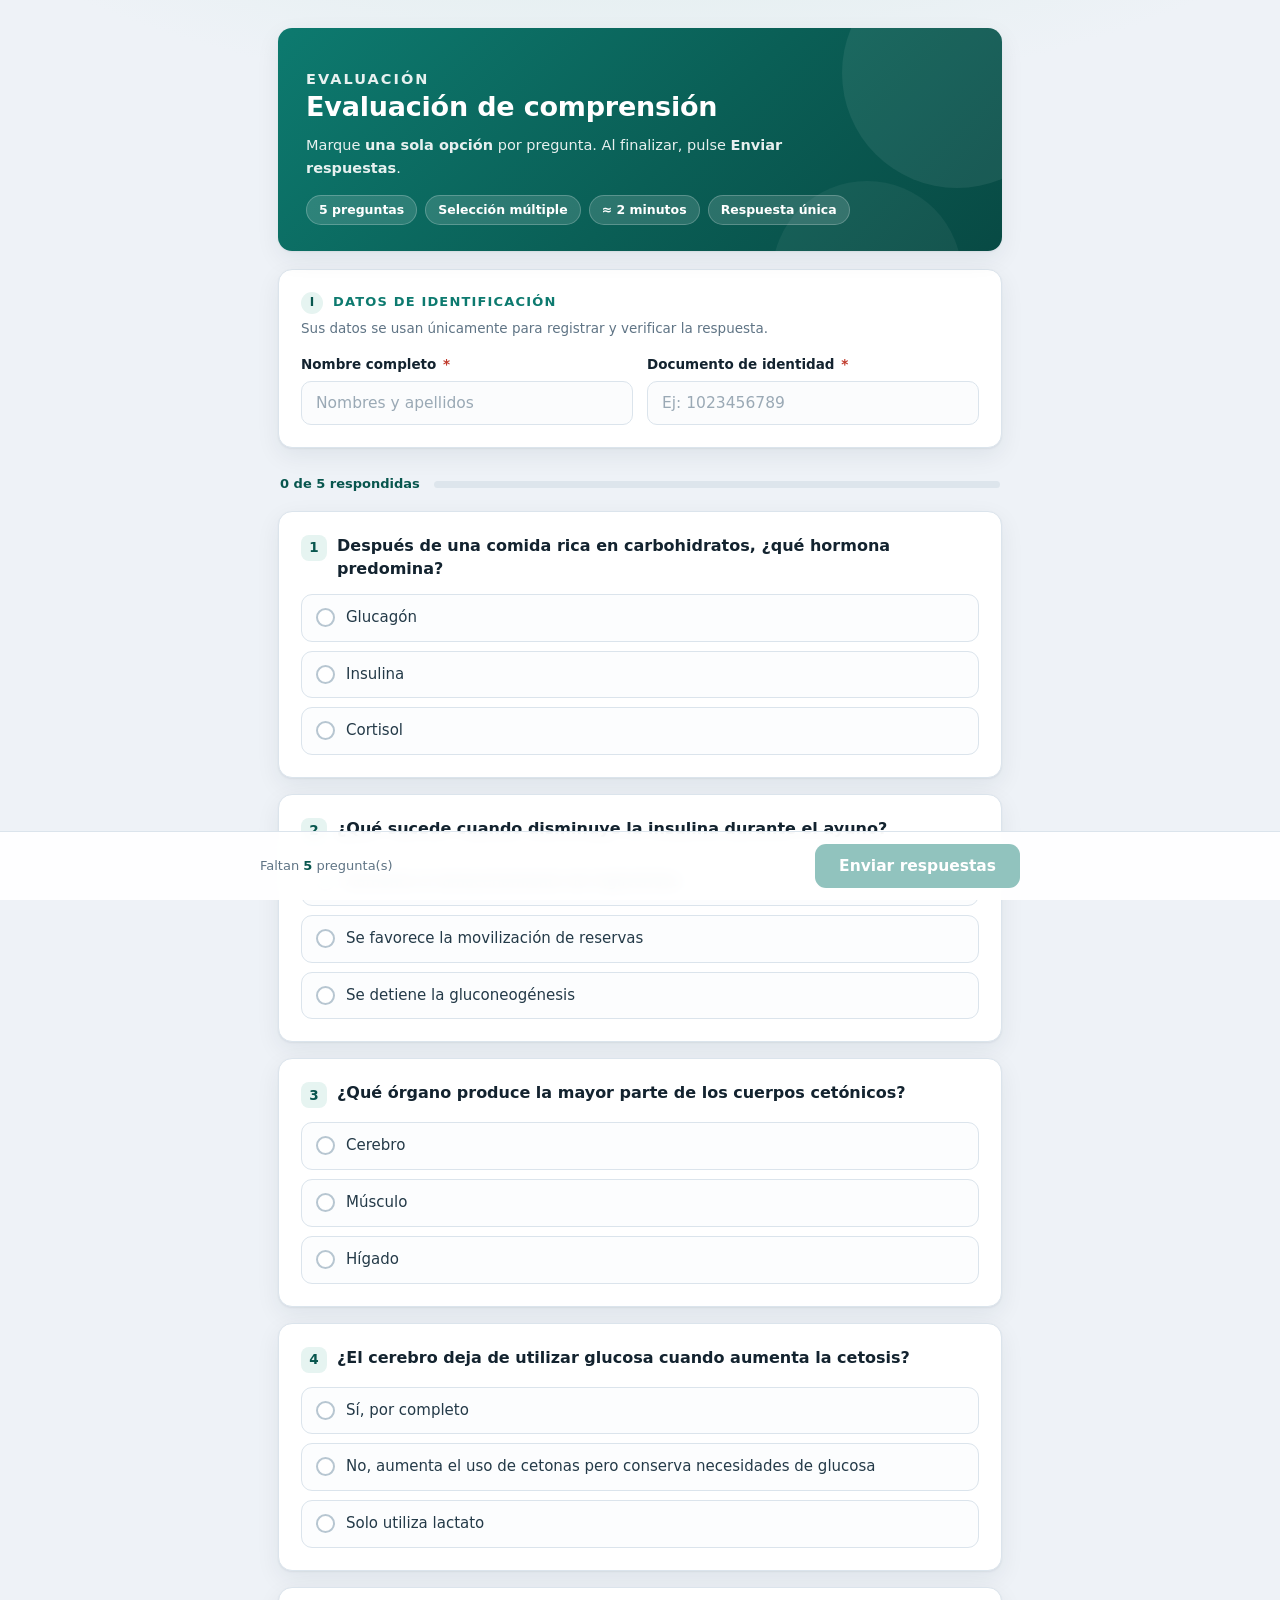
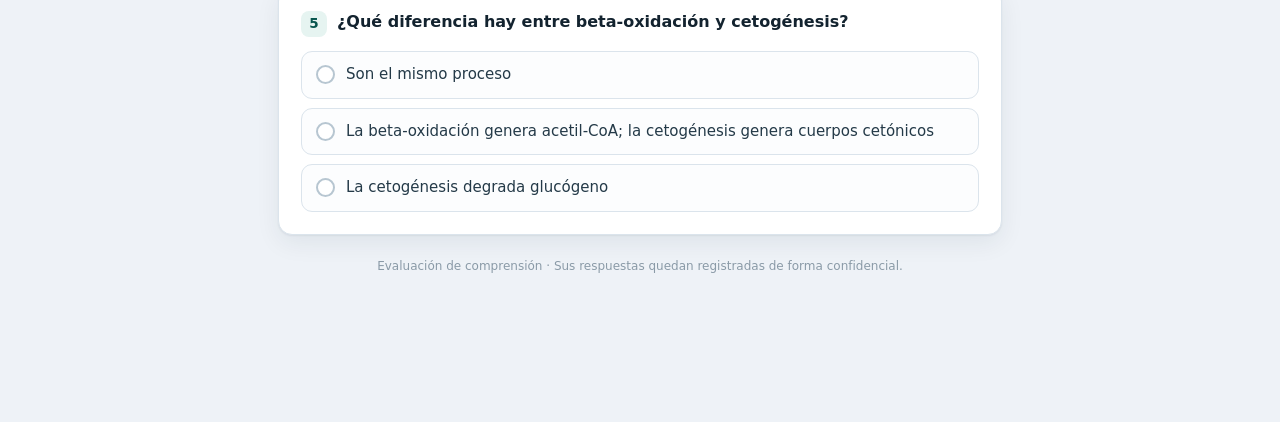
<file: index.html>
<!DOCTYPE html>
<html lang="es">
<head>
<meta charset="utf-8">
<meta name="viewport" content="width=device-width, initial-scale=1">
<title>Evaluación de comprensión</title>
<meta name="robots" content="noindex, nofollow">
<meta name="description" content="Evaluación de comprensión — formulario de selección múltiple con identificación por nombre y documento.">
<link rel="stylesheet" href="styles.css">
</head>
<body>
<div class="wrap">

  <header class="head">
    <p class="eyebrow">Evaluación</p>
    <h1 id="titulo">Evaluación de comprensión</h1>
    <p>Marque <strong>una sola opción</strong> por pregunta. Al finalizar, pulse <strong>Enviar respuestas</strong>.</p>
    <div class="chips">
      <span class="chip">5 preguntas</span>
      <span class="chip">Selección múltiple</span>
      <span class="chip">≈ 2 minutos</span>
      <span class="chip">Respuesta única</span>
    </div>
  </header>

  <div class="aviso err" id="aviso-config">
    <b>Falta conectar el formulario.</b><br>
    Abra el archivo <code>config.js</code> y pegue la dirección del Web App de Google Apps Script
    (termina en <code>/exec</code>).
  </div>

  <div id="zona-form">

    <!-- ===== Identificación ===== -->
    <section class="card">
      <p class="card-title"><span class="n">i</span> Datos de identificación</p>
      <p class="hint">Sus datos se usan únicamente para registrar y verificar la respuesta.</p>
      <div class="grid">
        <div class="field">
          <label for="nombre">Nombre completo <span class="req">*</span></label>
          <input type="text" id="nombre" name="nombre" placeholder="Nombres y apellidos"
                 autocomplete="name" maxlength="120" required>
          <p class="msg-err" id="err-nombre">Escriba su nombre completo.</p>
        </div>
        <div class="field">
          <label for="documento">Documento de identidad <span class="req">*</span></label>
          <input type="text" id="documento" name="documento" placeholder="Ej: 1023456789"
                 inputmode="numeric" autocomplete="off" maxlength="15" required>
          <p class="msg-err" id="err-documento">Escriba el número de documento (4 a 15 caracteres, sin puntos ni espacios).</p>
        </div>
      </div>
    </section>

    <!-- ===== Progreso ===== -->
    <div class="progreso">
      <span class="txt" id="contador" aria-live="polite">0 de 5 respondidas</span>
      <div class="barra" role="progressbar" aria-valuemin="0" aria-valuemax="5" aria-valuenow="0" id="barra-p">
        <i id="barra-i"></i>
      </div>
    </div>

    <!-- ===== Preguntas ===== -->
    <form id="form" novalidate>

      <section class="card q">
        <p class="enunciado"><span class="num">1</span>
          <span>Después de una comida rica en carbohidratos, ¿qué hormona predomina?</span></p>
        <div class="opts">
          <label class="opt"><input type="radio" name="p1" value="Glucagón" required>
            <span class="dot"></span><span class="etiqueta">Glucagón</span></label>
          <label class="opt"><input type="radio" name="p1" value="Insulina" required>
            <span class="dot"></span><span class="etiqueta">Insulina</span></label>
          <label class="opt"><input type="radio" name="p1" value="Cortisol" required>
            <span class="dot"></span><span class="etiqueta">Cortisol</span></label>
        </div>
      </section>

      <section class="card q">
        <p class="enunciado"><span class="num">2</span>
          <span>¿Qué sucede cuando disminuye la insulina durante el ayuno?</span></p>
        <div class="opts">
          <label class="opt"><input type="radio" name="p2" value="Aumenta el almacenamiento de triglicéridos" required>
            <span class="dot"></span><span class="etiqueta">Aumenta el almacenamiento de triglicéridos</span></label>
          <label class="opt"><input type="radio" name="p2" value="Se favorece la movilización de reservas" required>
            <span class="dot"></span><span class="etiqueta">Se favorece la movilización de reservas</span></label>
          <label class="opt"><input type="radio" name="p2" value="Se detiene la gluconeogénesis" required>
            <span class="dot"></span><span class="etiqueta">Se detiene la gluconeogénesis</span></label>
        </div>
      </section>

      <section class="card q">
        <p class="enunciado"><span class="num">3</span>
          <span>¿Qué órgano produce la mayor parte de los cuerpos cetónicos?</span></p>
        <div class="opts">
          <label class="opt"><input type="radio" name="p3" value="Cerebro" required>
            <span class="dot"></span><span class="etiqueta">Cerebro</span></label>
          <label class="opt"><input type="radio" name="p3" value="Músculo" required>
            <span class="dot"></span><span class="etiqueta">Músculo</span></label>
          <label class="opt"><input type="radio" name="p3" value="Hígado" required>
            <span class="dot"></span><span class="etiqueta">Hígado</span></label>
        </div>
      </section>

      <section class="card q">
        <p class="enunciado"><span class="num">4</span>
          <span>¿El cerebro deja de utilizar glucosa cuando aumenta la cetosis?</span></p>
        <div class="opts">
          <label class="opt"><input type="radio" name="p4" value="Sí, por completo" required>
            <span class="dot"></span><span class="etiqueta">Sí, por completo</span></label>
          <label class="opt"><input type="radio" name="p4" value="No, aumenta el uso de cetonas pero conserva necesidades de glucosa" required>
            <span class="dot"></span><span class="etiqueta">No, aumenta el uso de cetonas pero conserva necesidades de glucosa</span></label>
          <label class="opt"><input type="radio" name="p4" value="Solo utiliza lactato" required>
            <span class="dot"></span><span class="etiqueta">Solo utiliza lactato</span></label>
        </div>
      </section>

      <section class="card q">
        <p class="enunciado"><span class="num">5</span>
          <span>¿Qué diferencia hay entre beta-oxidación y cetogénesis?</span></p>
        <div class="opts">
          <label class="opt"><input type="radio" name="p5" value="Son el mismo proceso" required>
            <span class="dot"></span><span class="etiqueta">Son el mismo proceso</span></label>
          <label class="opt"><input type="radio" name="p5" value="La beta-oxidación genera acetil-CoA; la cetogénesis genera cuerpos cetónicos" required>
            <span class="dot"></span><span class="etiqueta">La beta-oxidación genera acetil-CoA; la cetogénesis genera cuerpos cetónicos</span></label>
          <label class="opt"><input type="radio" name="p5" value="La cetogénesis degrada glucógeno" required>
            <span class="dot"></span><span class="etiqueta">La cetogénesis degrada glucógeno</span></label>
        </div>
      </section>

      <div class="aviso err" id="aviso-error" role="alert"></div>
    </form>

  </div>

  <!-- ===== Confirmación ===== -->
  <section class="ok" id="pantalla-ok">
    <div class="check">
      <svg width="34" height="34" viewBox="0 0 24 24" fill="none" stroke="#0d7a6f" stroke-width="3"
           stroke-linecap="round" stroke-linejoin="round"><path d="M20 6L9 17l-5-5"/></svg>
    </div>
    <h2>¡Respuestas enviadas!</h2>
    <p>Gracias, <b id="ok-nombre">—</b>. Su evaluación quedó registrada correctamente. Ya puede cerrar esta ventana.</p>
    <div class="resumen">
      <div><span>Documento</span><b id="ok-doc">—</b></div>
      <div><span>Preguntas</span><b>5 de 5</b></div>
      <div><span>Hora</span><b id="ok-hora">—</b></div>
    </div>
  </section>

</div>

<div class="barra-envio" id="barra-envio">
  <div class="inner">
    <span class="estado" id="estado">Complete sus datos y las 5 preguntas</span>
    <button class="enviar" id="btn-enviar" disabled>Enviar respuestas</button>
  </div>
</div>

<iframe name="destino-envio" id="destino-envio" title="envío" style="display:none" aria-hidden="true"></iframe>

<footer>Evaluación de comprensión · Sus respuestas quedan registradas de forma confidencial.</footer>

<script src="config.js"></script>
<script src="app.js"></script>
</body>
</html>
</file>
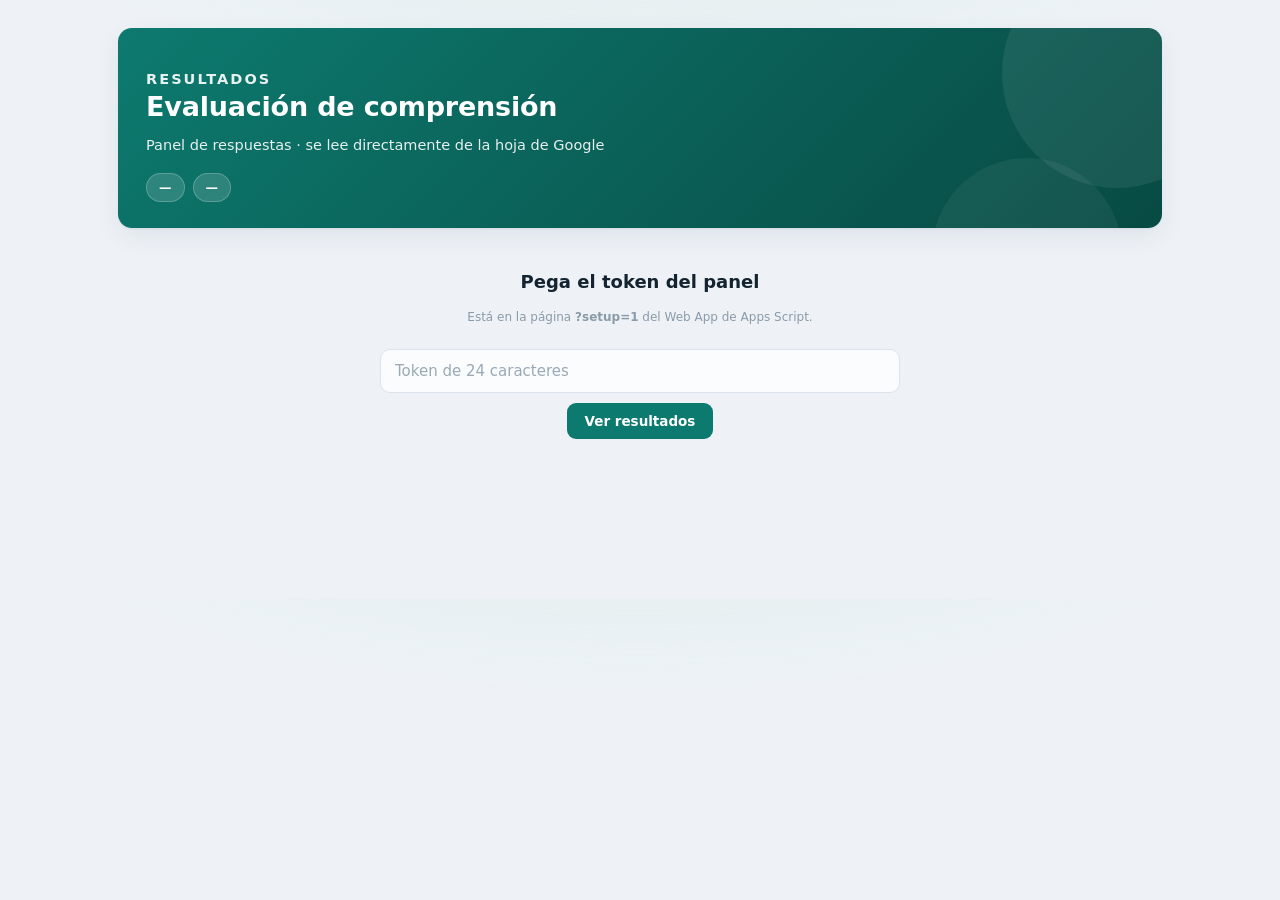
<file: resultados.html>
<!DOCTYPE html>
<html lang="es">
<head>
<meta charset="utf-8">
<meta name="viewport" content="width=device-width, initial-scale=1">
<title>Resultados · Evaluación de comprensión</title>
<meta name="robots" content="noindex, nofollow">
<link rel="stylesheet" href="styles.css">
<style>
  .kpis{display:grid;grid-template-columns:repeat(4,1fr);gap:12px;margin-top:18px}
  @media(max-width:820px){.kpis{grid-template-columns:repeat(2,1fr)}}
  .kpi{background:#fff;border:1px solid var(--line);border-radius:12px;padding:16px 18px;box-shadow:var(--shadow)}
  .kpi span{display:block;font-size:11px;text-transform:uppercase;letter-spacing:.09em;color:var(--muted);font-weight:700}
  .kpi b{display:block;font-size:27px;line-height:1.25;margin-top:3px}
  .kpi small{color:#8a9aa7;font-size:12px}
  .kpi b i{font-size:14px;font-style:normal;color:#8a9aa7;font-weight:600}

  .tabla-wrap{overflow-x:auto;-webkit-overflow-scrolling:touch}
  table{width:100%;border-collapse:collapse;font-size:13.5px;min-width:760px}
  th{background:#f4f7fa;text-align:left;padding:9px 8px;font-size:11px;text-transform:uppercase;
     letter-spacing:.05em;color:var(--muted);border-bottom:1px solid var(--line);white-space:nowrap;font-weight:700}
  td{padding:9px 8px;border-bottom:1px solid #eef2f6;vertical-align:middle}
  tbody tr:hover td{background:#fafcfd}
  td.doc{font-variant-numeric:tabular-nums;white-space:nowrap;color:#41586a}
  td.ts{color:#8a9aa7;font-size:12px;white-space:nowrap}
  td.q{text-align:center;font-weight:700}
  td.q.ok{color:#0d7a6f;background:#f2faf8}
  td.q.no{color:#c0392b;background:#fdf6f5}
  td.ctr{text-align:center;color:var(--muted)}
  .n0{font-variant-numeric:tabular-nums;color:#b7c6d1}
  .nota{font-weight:700;white-space:nowrap}
  .nota.a{color:#0d7a6f}.nota.m{color:#b7791f}.nota.b{color:#c0392b}
  .vacio{text-align:center;padding:38px;color:#8a9aa7}

  .stat{margin-bottom:20px}
  .stat:last-child{margin-bottom:0}
  .st{margin:0 0 9px;font-weight:600;font-size:13.5px;line-height:1.4}
  .st b{color:var(--brand-dark)}
  .op{display:flex;align-items:center;gap:10px;margin:5px 0;font-size:13px}
  .op .lab{flex:0 0 46%;color:#41586a;line-height:1.35}
  .op .rail{flex:1;height:16px;background:#eef2f6;border-radius:6px;overflow:hidden}
  .op .rail i{display:block;height:100%;background:#b7c6d1;border-radius:6px;transition:width .3s}
  .op .rail i.bien{background:#12a594}
  .op .val{flex:0 0 46px;text-align:right;color:var(--muted);font-variant-numeric:tabular-nums}
  @media(max-width:640px){ .op .lab{flex:0 0 38%} }

  .acciones{display:flex;gap:10px;flex-wrap:wrap;margin-top:16px}
  button.btn,a.btn{border:0;font-family:inherit;cursor:pointer;display:inline-block;text-decoration:none;
    background:var(--brand);color:#fff;padding:10px 18px;border-radius:9px;font-weight:600;font-size:13.5px}
  button.btn.sec,a.btn.sec{background:#fff;color:var(--brand-dark);border:1px solid #bcd6d1}
  button.btn:hover,a.btn:hover{opacity:.92}
  .mini{font-size:12px;color:#8a9aa7}
  .error-box{background:#fdf1ef;border:1px solid #f0c4bd;color:#9c2f22;padding:14px 16px;
    border-radius:11px;font-size:14px;margin-top:16px;display:none}
  .error-box.on{display:block}
  .token-box{max-width:520px;margin:40px auto;text-align:center}
  .token-box input{width:100%;padding:12px 14px;border:1.5px solid var(--line);border-radius:10px;
    font-size:15px;font-family:inherit;margin:10px 0}
  .token-box input:focus{outline:none;border-color:var(--brand);box-shadow:0 0 0 4px rgba(13,122,111,.13)}
  .cargando{padding:40px;text-align:center;color:var(--muted);font-size:14px}

  /* ---- detalle de respuestas ---- */
  button.ver{border:1px solid #bcd6d1;background:#fff;color:var(--brand-dark);border-radius:7px;
    padding:5px 10px;font-size:12px;font-weight:600;font-family:inherit;cursor:pointer;white-space:nowrap}
  button.ver:hover{background:var(--brand-soft)}
  .fila-det td{padding:0;border-bottom:1px solid var(--line);background:#f8fbfa}
  .detalle{padding:14px 16px 16px;display:flex;flex-direction:column;gap:8px}
  .det-cab{margin:0 0 2px;font-size:12.5px;color:var(--muted)}
  .dom{display:flex;gap:10px;padding:9px 12px;border:1px solid var(--line);border-radius:10px;background:#fff}
  .dq{display:flex;gap:10px;padding:9px 12px;border:1px solid var(--line);border-radius:10px;background:#fff}
  .dq.bien{border-color:#bfe3da;background:#f4fbf9}
  .dq.mal{border-color:#f0c9c3;background:#fdf7f6}
  .dq .dn{flex:0 0 22px;height:22px;border-radius:6px;background:var(--brand-soft);color:var(--brand-dark);
    font-size:12px;font-weight:800;display:flex;align-items:center;justify-content:center}
  .dq.bien .dn{background:#d6f0e9}
  .dq.mal .dn{background:#fbe0dc;color:#a93a2b}
  .dcuerpo{min-width:0}
  .dtxt{margin:0 0 4px;font-size:13px;font-weight:600;line-height:1.4;color:#243a48}
  .dresp{margin:0;font-size:13px;color:#41586a}
  .dresp .marca{font-weight:800;color:#0d7a6f;margin-right:2px}
  .dq.mal .dresp .marca{color:#c0392b}
  .dok{margin:3px 0 0;font-size:12.5px;color:#0d7a6f}
  .dok b{font-weight:700}
  .spin{display:inline-block;width:16px;height:16px;border:2px solid #cfe0db;border-top-color:var(--brand);
    border-radius:50%;animation:g .8s linear infinite;vertical-align:-3px;margin-right:8px}
  @keyframes g{to{transform:rotate(360deg)}}
</style>
</head>
<body>
<div class="wrap" style="max-width:1080px">

  <header class="head">
    <p class="eyebrow">Resultados</p>
    <h1>Evaluación de comprensión</h1>
    <p id="sub">Panel de respuestas · se lee directamente de la hoja de Google</p>
    <div class="chips">
      <span class="chip" id="chip-total">—</span>
      <span class="chip" id="chip-fecha">—</span>
    </div>
  </header>

  <div id="sin-token" class="token-box oculto">
    <h2 style="font-size:18px;margin:0 0 6px">Pega el token del panel</h2>
    <p class="mini">Está en la página <b>?setup=1</b> del Web App de Apps Script.</p>
    <input id="token-input" type="text" placeholder="Token de 24 caracteres" autocomplete="off">
    <button class="btn" id="btn-token">Ver resultados</button>
  </div>

  <div id="cargando" class="cargando oculto"><span class="spin"></span>Cargando respuestas…</div>

  <div class="error-box" id="error-box"></div>

  <div id="panel" class="oculto">

    <div class="kpis">
      <div class="kpi"><span>Personas</span><b id="k-personas">0</b><small>una fila por persona</small></div>
      <div class="kpi"><span>Promedio</span><b id="k-prom">0<i>/5</i></b><small>aciertos</small></div>
      <div class="kpi"><span>% de acierto</span><b id="k-pct">0%</b><small>general</small></div>
      <div class="kpi"><span>Con 4 o 5</span><b id="k-bien">0</b><small>personas</small></div>
    </div>

    <div class="card" style="margin-top:16px">
      <p class="card-title"><span class="n">1</span> Respuestas</p>
      <p class="hint" id="nota-tabla">Una fila por persona. Si alguien respondió más de una vez se muestra el envío más reciente.</p>
      <div class="tabla-wrap">
        <table>
          <thead id="thead"></thead>
          <tbody id="tbody"></tbody>
        </table>
      </div>
      <div class="acciones">
        <button class="btn" id="btn-csv">Descargar CSV</button>
        <button class="btn sec" id="btn-actualizar">Actualizar</button>
        <button class="btn sec" id="btn-expandir">Ver todas las respuestas</button>
        <a class="btn sec" id="btn-hoja" href="#" target="_blank" rel="noopener">Abrir la hoja</a>
      </div>
      <p class="mini" id="pie-tabla" style="margin-top:12px"></p>
    </div>

    <div class="card">
      <p class="card-title"><span class="n">2</span> Distribución por pregunta</p>
      <div id="stats"></div>
      <p class="mini" style="margin:14px 0 0">La barra verde es la opción correcta. Se activa cuando llenas la pestaña <b>Clave</b> de la hoja.</p>
    </div>

  </div>

</div>

<script src="config.js"></script>
<script>
(function () {
  "use strict";

  var CFG = window.EVALUACION || {};
  var CLAVE_TOKEN = "evaluacion_token";
  var params = new URLSearchParams(location.search);
  var TOKEN = params.get("t") || localStorage.getItem(CLAVE_TOKEN) || "";
  var DATOS = null;

  /* Clave local: permite calificar sin llenar la pestaña "Clave" de la hoja.
     Se recibe en el enlace (?clave=texto1,texto2,… o índices 1,1,2,1,1) y se
     guarda en el navegador. Si la hoja ya trae clave, esa manda. */
  var CLAVE_LOCAL = [];
  (function () {
    var K = "evaluacion_clave";
    var raw = params.get("clave");
    if (raw) { try { localStorage.setItem(K, raw); } catch (e) {} }
    else { try { raw = localStorage.getItem(K); } catch (e) { raw = null; } }
    if (raw) CLAVE_LOCAL = raw.split(",").map(function (s) { return s.trim(); });
  })();

  var $ = function (id) { return document.getElementById(id); };

  if (TOKEN) localStorage.setItem(CLAVE_TOKEN, TOKEN);

  function mostrarError(msg, conReintento) {
    var box = $("error-box");
    box.innerHTML = msg + (conReintento ? '<br><br><button class="btn" onclick="location.reload()">Reintentar</button>' : "");
    box.classList.add("on");
    $("cargando").classList.add("oculto");
  }

  function ocultarTodo() {
    $("cargando").classList.add("oculto");
    $("panel").classList.add("oculto");
    $("sin-token").classList.add("oculto");
    $("error-box").classList.remove("on");
  }

  /* ---------------- carga por JSONP ---------------- */
  function cargar() {
    ocultarTodo();
    if (!CFG.webhookUrl || CFG.webhookUrl.indexOf("http") !== 0) {
      mostrarError("Falta la dirección del Web App en <b>config.js</b>.");
      return;
    }
    if (!TOKEN) { $("sin-token").classList.remove("oculto"); return; }

    $("cargando").classList.remove("oculto");

    var cb = "evalDatos_" + Math.floor(Math.random() * 1e9);
    var listo = false;

    window[cb] = function (data) {
      listo = true;
      try { delete window[cb]; } catch (e) { window[cb] = undefined; }
      if (!data || !data.ok) {
        mostrarError("El servidor respondió: " + ((data && data.error) || "error desconocido"), true);
        return;
      }
      DATOS = data;
      pintar(data);
    };

    var s = document.createElement("script");
    s.src = CFG.webhookUrl + "?datos=1&t=" + encodeURIComponent(TOKEN) +
            "&callback=" + cb + "&_=" + Date.now();
    s.onerror = function () {
      if (listo) return;
      mostrarError("No se pudo conectar con el Web App. Revise que la implementación esté como <b>Cualquier persona</b>.", true);
    };
    document.body.appendChild(s);

    setTimeout(function () {
      if (listo) return;
      mostrarError("El servidor no respondió a tiempo. " +
        "Abra <b>…/exec?diag=1</b> para revisar el estado.", true);
    }, 15000);
  }

  /* ---------------- puntaje ---------------- */
  /* Se calcula en el navegador a partir de la Clave, para que llenarla
     más tarde califique también las respuestas anteriores. */
  function puntaje(r, preguntas) {
    var hayClave = false;
    var n = 0;
    for (var i = 0; i < preguntas.length; i++) {
      var p = preguntas[i];
      if (!p.correcta) continue;
      hayClave = true;
      if (r.respuestas[p.id] === p.correcta) n++;
    }
    return hayClave ? n : null;
  }

  /* ---------------- pintar ---------------- */
  function pintar(d) {
    ocultarTodo();
    $("panel").classList.remove("oculto");

    var rs = d.respuestas || [];
    var preguntas = d.preguntas || [];
    var claveDeHoja = false;
    for (var z = 0; z < preguntas.length; z++) { if (preguntas[z].correcta) claveDeHoja = true; }

    /* Una fila por persona: si alguien envió varias veces, cuenta la más reciente. */
    var porDocumento = {};
    rs.forEach(function (r) {
      var k = String(r.documento || r.nombre || "");
      var previo = porDocumento[k];
      if (!previo || String(r.ts) >= String(previo.ts)) porDocumento[k] = r;
    });
    var unicos = Object.keys(porDocumento).map(function (k) { return porDocumento[k]; });
    unicos.sort(function (a, b) { return String(b.ts).localeCompare(String(a.ts)); });
    rs = unicos;
    d.respuestas = unicos;

    /* Si la hoja no tiene clave, se usa la del enlace/navegador. */
    for (var c = 0; c < preguntas.length; c++) {
      if (preguntas[c].correcta) continue;
      var cv = CLAVE_LOCAL[c];
      if (!cv) continue;
      if (/^\d+$/.test(cv)) {
        var idxc = parseInt(cv, 10);
        if (idxc >= 0 && idxc < preguntas[c].opciones.length) {
          preguntas[c].correcta = preguntas[c].opciones[idxc];
        }
      } else if (preguntas[c].opciones.indexOf(cv) !== -1) {
        preguntas[c].correcta = cv;
      }
    }

    var conPuntaje = rs.length > 0 && preguntas.some(function (p) { return !!p.correcta; });

    // KPIs
    $("chip-total").textContent = rs.length + (rs.length === 1 ? " persona" : " personas");
    $("chip-fecha").textContent = "Actualizado " + (d.generado || "").slice(11, 16);
    $("k-personas").textContent = rs.length;

    var suma = 0, cuenta = 0, bien = 0;
    rs.forEach(function (r) {
      var a = puntaje(r, preguntas);
      if (a === null) return;
      suma += a; cuenta++;
      if (a >= 4) bien++;
    });

    if (cuenta) {
      var prom = suma / cuenta;
      $("k-prom").innerHTML = prom.toFixed(1) + '<i>/' + preguntas.length + '</i>';
      $("k-pct").textContent = Math.round(prom / preguntas.length * 100) + "%";
      $("k-bien").textContent = bien;
    } else {
      $("k-prom").innerHTML = '—';
      $("k-pct").textContent = "—";
      $("k-bien").textContent = "—";
    }

    // tabla (cabecera dinámica según el número de preguntas)
    var th = $("thead");
    th.innerHTML = "";
    var trh = document.createElement("tr");
    ["#", "Nombre", "Documento"].forEach(function (t) {
      var c = document.createElement("th");
      c.textContent = t;
      trh.appendChild(c);
    });
    preguntas.forEach(function (p, i) {
      var c = document.createElement("th");
      c.textContent = "P" + (i + 1);
      c.style.textAlign = "center";
      trh.appendChild(c);
    });
    ["Puntaje", "Envíos", "Fecha", "Respuestas"].forEach(function (t) {
      var c = document.createElement("th");
      c.textContent = t;
      trh.appendChild(c);
    });
    th.appendChild(trh);

    var COLUMNAS = 4 + preguntas.length + 3;

    var tb = $("tbody");
    tb.innerHTML = "";

    if (!rs.length) {
      var vacia = document.createElement("tr");
      var tdv = document.createElement("td");
      tdv.colSpan = COLUMNAS;
      tdv.className = "vacio";
      tdv.textContent = "Todavía no hay respuestas registradas.";
      vacia.appendChild(tdv);
      tb.appendChild(vacia);
    }

    var fila = 0;
    rs.forEach(function (r) {
      var detId = "det-" + (fila + 1);
      var tr = document.createElement("tr");

      var cN = celda(++fila);
      cN.className = "n0";
      tr.appendChild(cN);

      var celdaNombre = document.createElement("td");
      celdaNombre.innerHTML = "<b>" + esc(r.nombre) + "</b>";
      tr.appendChild(celdaNombre);

      var cDoc = celda(r.documento);
      cDoc.className = "doc";
      tr.appendChild(cDoc);

      preguntas.forEach(function (p) {
        var elegida = r.respuestas[p.id] || "";
        var td = document.createElement("td");
        td.className = "q";
        if (p.correcta) {
          var ok = elegida === p.correcta;
          td.className += ok ? " ok" : " no";
          td.textContent = ok ? "✓" : "✗";
        } else {
          td.textContent = "·";
          td.style.color = "#b7c6d1";
        }
        td.title = elegida || "(sin responder)";
        tr.appendChild(td);
      });

      var cPunt = document.createElement("td");
      var ac = puntaje(r, preguntas);
      if (ac === null) {
        cPunt.innerHTML = '<span class="mini">—</span>';
      } else {
        var pct = Math.round(ac / preguntas.length * 100);
        var clase = pct >= 80 ? "a" : (pct >= 60 ? "m" : "b");
        cPunt.innerHTML = '<span class="nota ' + clase + '">' + ac + "/" + preguntas.length + " · " + pct + "%</span>";
      }
      tr.appendChild(cPunt);

      var cEnv = celda(r.envios || 1);
      cEnv.className = "ctr";
      tr.appendChild(cEnv);

      var cTs = celda((r.ts || "").slice(0, 16));
      cTs.className = "ts";
      tr.appendChild(cTs);

      var cBtn = document.createElement("td");
      cBtn.className = "ctr";
      var btn = document.createElement("button");
      btn.type = "button";
      btn.className = "ver";
      btn.textContent = "Ver respuestas";
      btn.setAttribute("data-det", detId);
      btn.setAttribute("aria-expanded", "false");
      cBtn.appendChild(btn);
      tr.appendChild(cBtn);

      tb.appendChild(tr);

      var det = document.createElement("tr");
      det.id = detId;
      det.className = "fila-det oculto";
      var tdd = document.createElement("td");
      tdd.colSpan = COLUMNAS;
      tdd.appendChild(detalle(r, preguntas));
      det.appendChild(tdd);
      tb.appendChild(det);
    });

    Array.prototype.forEach.call(tb.querySelectorAll("button.ver"), function (b) {
      b.addEventListener("click", function () {
        var d = document.getElementById(b.getAttribute("data-det"));
        var estabaAbierto = !d.classList.contains("oculto");
        d.classList.toggle("oculto", estabaAbierto);
        b.textContent = estabaAbierto ? "Ver respuestas" : "Ocultar";
        b.setAttribute("aria-expanded", String(!estabaAbierto));
      });
    });


    $("pie-tabla").innerHTML = rs.length
      ? "Mostrando <b>" + rs.length + "</b> persona(s) · " + (d.hoja ? '<a href="' + d.hoja + '" target="_blank" rel="noopener">ver la hoja completa</a>' : "")
      : "";
    if (d.hoja) $("btn-hoja").href = d.hoja;

    if (!conPuntaje) {
      $("nota-tabla").innerHTML = "Aún no hay <b>Clave</b> cargada, por eso los aciertos salen en blanco. " +
        "Llene la pestaña <b>Clave</b> de la hoja (o abra el panel con <code>?clave=</code>) y vuelva a actualizar.";
    } else {
      $("nota-tabla").innerHTML = "Una fila por persona. Si alguien respondió más de una vez se muestra el envío más reciente. " +
        "Clave: " + (claveDeHoja ? "<b>desde la hoja</b>." :
          "<b>desde el enlace</b> (para dejarla fija, llene la pestaña Clave).");
    }

    // distribución
    var cont = $("stats");
    cont.innerHTML = "";

    preguntas.forEach(function (p, idx) {
      var conteo = {}, total = 0;
      p.opciones.forEach(function (o) { conteo[o] = 0; });
      rs.forEach(function (r) {
        var v = r.respuestas[p.id];
        if (v && conteo[v] !== undefined) { conteo[v]++; total++; }
      });

      var div = document.createElement("div");
      div.className = "stat";
      var h = '<p class="st">' + (idx + 1) + ". " + esc(p.texto) + "</p>";

      p.opciones.forEach(function (o) {
        var n = conteo[o] || 0;
        var pct = total ? Math.round(n / total * 100) : 0;
        var bien = p.correcta && o === p.correcta;
        h += '<div class="op"><span class="lab">' + esc(o) + "</span>" +
             '<span class="rail"><i class="' + (bien ? "bien" : "") + '" style="width:' + pct + '%"></i></span>' +
             '<span class="val">' + n + "</span></div>";
      });
      div.innerHTML = h;
      cont.appendChild(div);
    });
  }

  /* Detalle: qué respondió y cuál era la correcta */
  function detalle(r, preguntas) {
    var cont = document.createElement("div");
    cont.className = "detalle";

    var ac = puntaje(r, preguntas);
    var cab = document.createElement("p");
    cab.className = "det-cab";
    cab.innerHTML = "<b>" + esc(r.nombre) + "</b> · " + esc(r.documento) +
      (ac === null ? "" : " · <b>" + ac + " de " + preguntas.length + "</b> correctas");
    cont.appendChild(cab);

    preguntas.forEach(function (p, i) {
      var elegida = r.respuestas[p.id] || "";
      var ok = p.correcta ? (elegida === p.correcta) : null;

      var caja = document.createElement("div");
      caja.className = "dq" + (ok === true ? " bien" : (ok === false ? " mal" : ""));

      var marca = ok === true ? "✓" : (ok === false ? "✗" : "·");
      var h = '<span class="dn">' + (i + 1) + "</span>" +
              '<div class="dcuerpo">' +
                '<p class="dtxt">' + esc(p.texto) + "</p>" +
                '<p class="dresp"><span class="marca">' + marca + "</span> Respondió: <b>" +
                  esc(elegida || "(sin responder)") + "</b></p>";

      if (ok === false) {
        h += '<p class="dok">Correcta: <b>' + esc(p.correcta) + "</b></p>";
      }
      h += "</div>";

      caja.innerHTML = h;
      cont.appendChild(caja);
    });

    return cont;
  }

  function celda(txt) {
    var td = document.createElement("td");
    td.textContent = txt;
    return td;
  }

  function esc(s) {
    return String(s == null ? "" : s).replace(/[&<>"']/g, function (c) {
      return { "&": "&amp;", "<": "&lt;", ">": "&gt;", '"': "&quot;", "'": "&#39;" }[c];
    });
  }

  /* ---------------- CSV ---------------- */
  function descargarCSV() {
    if (!DATOS) return;
    var preguntas = DATOS.preguntas || [];
    var filas = [["Documento", "Nombre completo", "Fecha"]
      .concat(preguntas.map(function (p, i) { return "P" + (i + 1); }))
      .concat(["Aciertos", "Envíos"])];

    DATOS.respuestas.forEach(function (r) {
      var ac = puntaje(r, preguntas);
      filas.push([r.documento, r.nombre, r.ts]
        .concat(preguntas.map(function (p) { return r.respuestas[p.id] || ""; }))
        .concat([ac === null ? "" : ac, r.envios || 1]));
    });

    var csv = filas.map(function (f) {
      return f.map(function (c) {
        var s = String(c == null ? "" : c);
        return /[";\n]/.test(s) ? '"' + s.replace(/"/g, '""') + '"' : s;
      }).join(";");
    }).join("\r\n");

    var blob = new Blob(["\ufeff" + csv], { type: "text/csv;charset=utf-8;" });
    var a = document.createElement("a");
    a.href = URL.createObjectURL(blob);
    a.download = "resultados_evaluacion.csv";
    a.click();
    setTimeout(function () { URL.revokeObjectURL(a.href); }, 1500);
  }

  /* ---------------- eventos ---------------- */
  $("btn-actualizar").addEventListener("click", cargar);
  $("btn-csv").addEventListener("click", descargarCSV);

  $("btn-expandir").addEventListener("click", function () {
    var abrir = this.getAttribute("data-abierto") !== "1";
    this.setAttribute("data-abierto", abrir ? "1" : "0");
    this.textContent = abrir ? "Ocultar todas" : "Ver todas las respuestas";
    Array.prototype.forEach.call(document.querySelectorAll("#tbody button.ver"), function (b) {
      var d = document.getElementById(b.getAttribute("data-det"));
      if (!d) return;
      d.classList.toggle("oculto", !abrir);
      b.textContent = abrir ? "Ocultar" : "Ver respuestas";
      b.setAttribute("aria-expanded", String(abrir));
    });
  });
  $("btn-token").addEventListener("click", function () {
    var v = $("token-input").value.trim();
    if (!v) return;
    TOKEN = v;
    localStorage.setItem(CLAVE_TOKEN, v);
    cargar();
  });
  $("token-input").addEventListener("keydown", function (e) {
    if (e.key === "Enter") $("btn-token").click();
  });

  cargar();
})();
</script>
</body>
</html>
</file>
<file: styles.css>
:root{
  --bg:#eef2f7;
  --card:#ffffff;
  --ink:#13232f;
  --muted:#5f7485;
  --line:#dbe4ec;
  --brand:#0d7a6f;
  --brand-soft:#e6f4f1;
  --brand-dark:#08564e;
  --danger:#c0392b;
  --shadow:0 1px 2px rgba(16,40,60,.06), 0 8px 24px rgba(16,40,60,.07);
  --radius:14px;
}
*{box-sizing:border-box}
html,body{margin:0;padding:0}
body{
  background:
    radial-gradient(1100px 460px at 50% -220px, #d9ece8 0%, rgba(217,236,232,0) 70%),
    var(--bg);
  color:var(--ink);
  font-family:"Segoe UI",system-ui,-apple-system,Roboto,Helvetica,Arial,sans-serif;
  font-size:16px;
  line-height:1.55;
  -webkit-font-smoothing:antialiased;
  padding-bottom:120px;
}
.wrap{max-width:760px;margin:0 auto;padding:28px 18px 0}

/* ---------- encabezado ---------- */
.head{
  background:linear-gradient(135deg,#0d7a6f 0%,#0a5f56 55%,#084a44 100%);
  color:#fff;
  border-radius:var(--radius);
  padding:30px 28px 26px;
  box-shadow:var(--shadow);
  position:relative;
  overflow:hidden;
}
.head::after{
  content:"";position:absolute;right:-70px;top:-70px;width:230px;height:230px;
  border-radius:50%;background:rgba(255,255,255,.07);
}
.head::before{
  content:"";position:absolute;right:40px;bottom:-120px;width:190px;height:190px;
  border-radius:50%;background:rgba(255,255,255,.05);
}
.eyebrow{
  text-transform:uppercase;letter-spacing:.14em;font-size:11.5px;
  font-weight:700;opacity:.85;margin:0 0 10px;
}
.head h1{margin:0;font-size:27px;line-height:1.25;font-weight:700;letter-spacing:-.2px}
.head p{margin:10px 0 0;font-size:14.5px;opacity:.9;max-width:52ch}
.chips{display:flex;flex-wrap:wrap;gap:8px;margin-top:16px}
.chip{
  background:rgba(255,255,255,.14);
  border:1px solid rgba(255,255,255,.22);
  border-radius:999px;padding:4px 12px;font-size:12.5px;font-weight:600;
}

/* ---------- tarjetas ---------- */
.card{
  background:var(--card);border:1px solid var(--line);border-radius:var(--radius);
  box-shadow:var(--shadow);padding:22px 22px;margin-top:18px;
}
.card-title{
  display:flex;align-items:center;gap:10px;margin:0 0 4px;
  font-size:13px;font-weight:700;text-transform:uppercase;letter-spacing:.09em;color:var(--brand);
}
.card-title .n{
  display:inline-flex;align-items:center;justify-content:center;
  width:22px;height:22px;border-radius:50%;background:var(--brand-soft);
  color:var(--brand-dark);font-size:12px;font-weight:800;letter-spacing:0;
}
.hint{margin:0 0 16px;color:var(--muted);font-size:13.5px}

/* ---------- campos ---------- */
.grid{display:grid;grid-template-columns:1fr 1fr;gap:14px}
@media (max-width:620px){ .grid{grid-template-columns:1fr} }
.field label{display:block;font-size:13.5px;font-weight:600;margin-bottom:6px}
.field label .req{color:var(--danger);margin-left:2px}
input[type=text]{
  width:100%;padding:12px 14px;border:1.5px solid var(--line);border-radius:10px;
  font-size:15.5px;font-family:inherit;color:var(--ink);background:#fbfcfd;
  transition:border-color .15s, box-shadow .15s, background .15s;
}
input[type=text]::placeholder{color:#9aa9b5}
input[type=text]:focus{
  outline:none;border-color:var(--brand);background:#fff;
  box-shadow:0 0 0 4px rgba(13,122,111,.13);
}
input[type=text].err{border-color:var(--danger);background:#fdf6f5}
.msg-err{display:none;color:var(--danger);font-size:12.5px;margin-top:5px;font-weight:600}
.msg-err.on{display:block}

/* ---------- progreso ---------- */
.progreso{display:flex;align-items:center;gap:14px;margin:26px 2px 2px}
.progreso .txt{font-size:13px;font-weight:700;color:var(--brand-dark);white-space:nowrap}
.barra{flex:1;height:7px;border-radius:99px;background:#dde5ec;overflow:hidden}
.barra i{display:block;height:100%;width:0%;border-radius:99px;
  background:linear-gradient(90deg,#12a594,#0d7a6f);transition:width .25s ease}

/* ---------- preguntas ---------- */
.q{margin-top:16px}
.q .enunciado{font-size:16px;font-weight:600;line-height:1.45;margin:0 0 14px;display:flex;gap:10px}
.q .enunciado .num{
  flex:0 0 auto;width:26px;height:26px;border-radius:8px;background:var(--brand-soft);
  color:var(--brand-dark);display:inline-flex;align-items:center;justify-content:center;
  font-size:13.5px;font-weight:800;margin-top:1px;
}
.opts{display:flex;flex-direction:column;gap:9px}
.opt{
  display:flex;align-items:flex-start;gap:11px;
  border:1.5px solid var(--line);border-radius:11px;padding:12px 14px;
  cursor:pointer;background:#fcfdfe;transition:border-color .14s, background .14s, box-shadow .14s;
  position:relative;
}
.opt:hover{border-color:#b9cfd6;background:#f7fbfa}
.opt input{position:absolute;opacity:0;pointer-events:none}
.dot{
  flex:0 0 auto;width:19px;height:19px;border-radius:50%;border:2px solid #b7c6d1;
  margin-top:1px;background:#fff;transition:border-color .14s, box-shadow .14s;
}
.opt input:checked ~ .dot{
  border-color:var(--brand);background:var(--brand);
  box-shadow:inset 0 0 0 3px #fff;
}
.opt input:checked ~ .etiqueta{font-weight:600}
.opt:has(input:checked){
  border-color:var(--brand);background:var(--brand-soft);
  box-shadow:0 0 0 3px rgba(13,122,111,.10);
}
.opt input:focus-visible ~ .dot{box-shadow:0 0 0 4px rgba(13,122,111,.18)}
.etiqueta{font-size:15px;line-height:1.45;color:#243a48}

/* ---------- avisos ---------- */
.aviso{
  display:none;margin-top:18px;padding:13px 16px;border-radius:11px;
  font-size:14px;line-height:1.5;border:1px solid;
}
.aviso.on{display:block}
.aviso.err{background:#fdf1ef;border-color:#f0c4bd;color:#9c2f22}
.aviso code{background:rgba(0,0,0,.06);padding:1px 5px;border-radius:4px;font-size:13px}

/* ---------- barra inferior ---------- */
.barra-envio{
  position:fixed;left:0;right:0;bottom:0;z-index:20;
  background:rgba(255,255,255,.92);backdrop-filter:blur(8px);
  border-top:1px solid var(--line);
  padding:12px 18px;
}
.barra-envio .inner{max-width:760px;margin:0 auto;display:flex;align-items:center;gap:14px}
.barra-envio .estado{font-size:13px;color:var(--muted);flex:1}
.barra-envio .estado b{color:var(--brand-dark)}
button.enviar{
  border:0;border-radius:11px;padding:13px 24px;font-size:15.5px;font-weight:700;
  font-family:inherit;color:#fff;background:var(--brand);cursor:pointer;
  transition:background .15s, transform .05s, opacity .15s;
  box-shadow:0 6px 16px rgba(13,122,111,.25);
}
button.enviar:hover:not(:disabled){background:var(--brand-dark)}
button.enviar:active:not(:disabled){transform:translateY(1px)}
button.enviar:disabled{opacity:.45;cursor:not-allowed;box-shadow:none}

/* ---------- pantalla final ---------- */
.ok{display:none;text-align:center;padding:56px 24px 30px}
.ok.on{display:block}
.ok .check{
  width:74px;height:74px;border-radius:50%;margin:0 auto 20px;
  background:var(--brand-soft);display:flex;align-items:center;justify-content:center;
  animation:pop .34s ease-out;
}
@keyframes pop{from{transform:scale(.7);opacity:0}to{transform:scale(1);opacity:1}}
.ok h2{margin:0 0 8px;font-size:24px}
.ok p{margin:0 auto;color:var(--muted);max-width:46ch;font-size:15px}
.ok .resumen{
  display:inline-flex;gap:22px;margin-top:26px;padding:14px 22px;
  border:1px solid var(--line);border-radius:12px;background:#fbfcfd;font-size:14px;
}
.ok .resumen span{color:var(--muted)}
.ok .resumen b{display:block;color:var(--ink);font-size:16px}
footer{
  max-width:760px;margin:22px auto 0;padding:0 18px 26px;
  color:#8a9aa7;font-size:12px;text-align:center;
}
.oculto{display:none !important}
</file>
